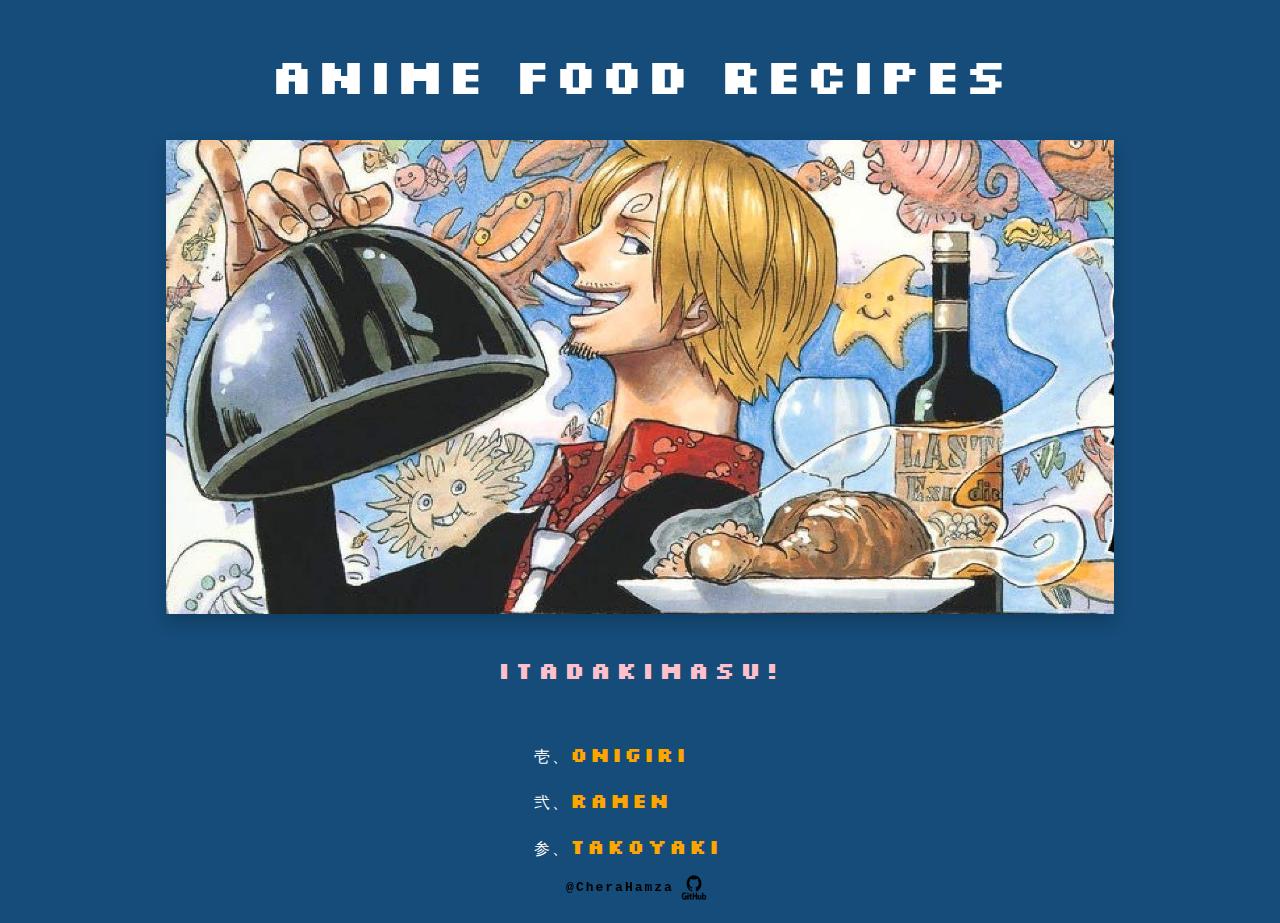
<file: index.html>
<!DOCTYPE html>
<html lang="en">
<head>
    <meta charset="UTF-8">
    <meta http-equiv="X-UA-Compatible" content="IE=edge">
    <meta name="viewport" content="width=device-width, initial-scale=1.0">
    <title>Odin Recipes</title>
    <link rel="stylesheet" href="./style.css">
</head>
<body>
    <div class="headContainer">
        <h1>Anime food Recipes</h1>
        <img class="main" src="images/sanji.jpg" alt="A picture of chef sanji serving food"><br>
        <h2>itadakimasu!</h2>
        <ol>
            <li><a class="sub" href="recipes/onigiri/onigiri.html">Onigiri</a></li><br>
            <li><a class="sub" href="recipes/ramen/ramen.html">Ramen</a></li><br>
            <li><a class="sub" href="recipes/takoyaki/takoyaki.html">Takoyaki</a></li><br>
        </ol>
        <div id="footer" class="copywrite">
            <a class="credit" href="https://github.com/CheraHamza">@CheraHamza</a>
            <img src="./Logo.png" width="40px" height="25px" alt="github logo">
        </div>   
    </div>

    
    
    
</body>
</html>
</file>
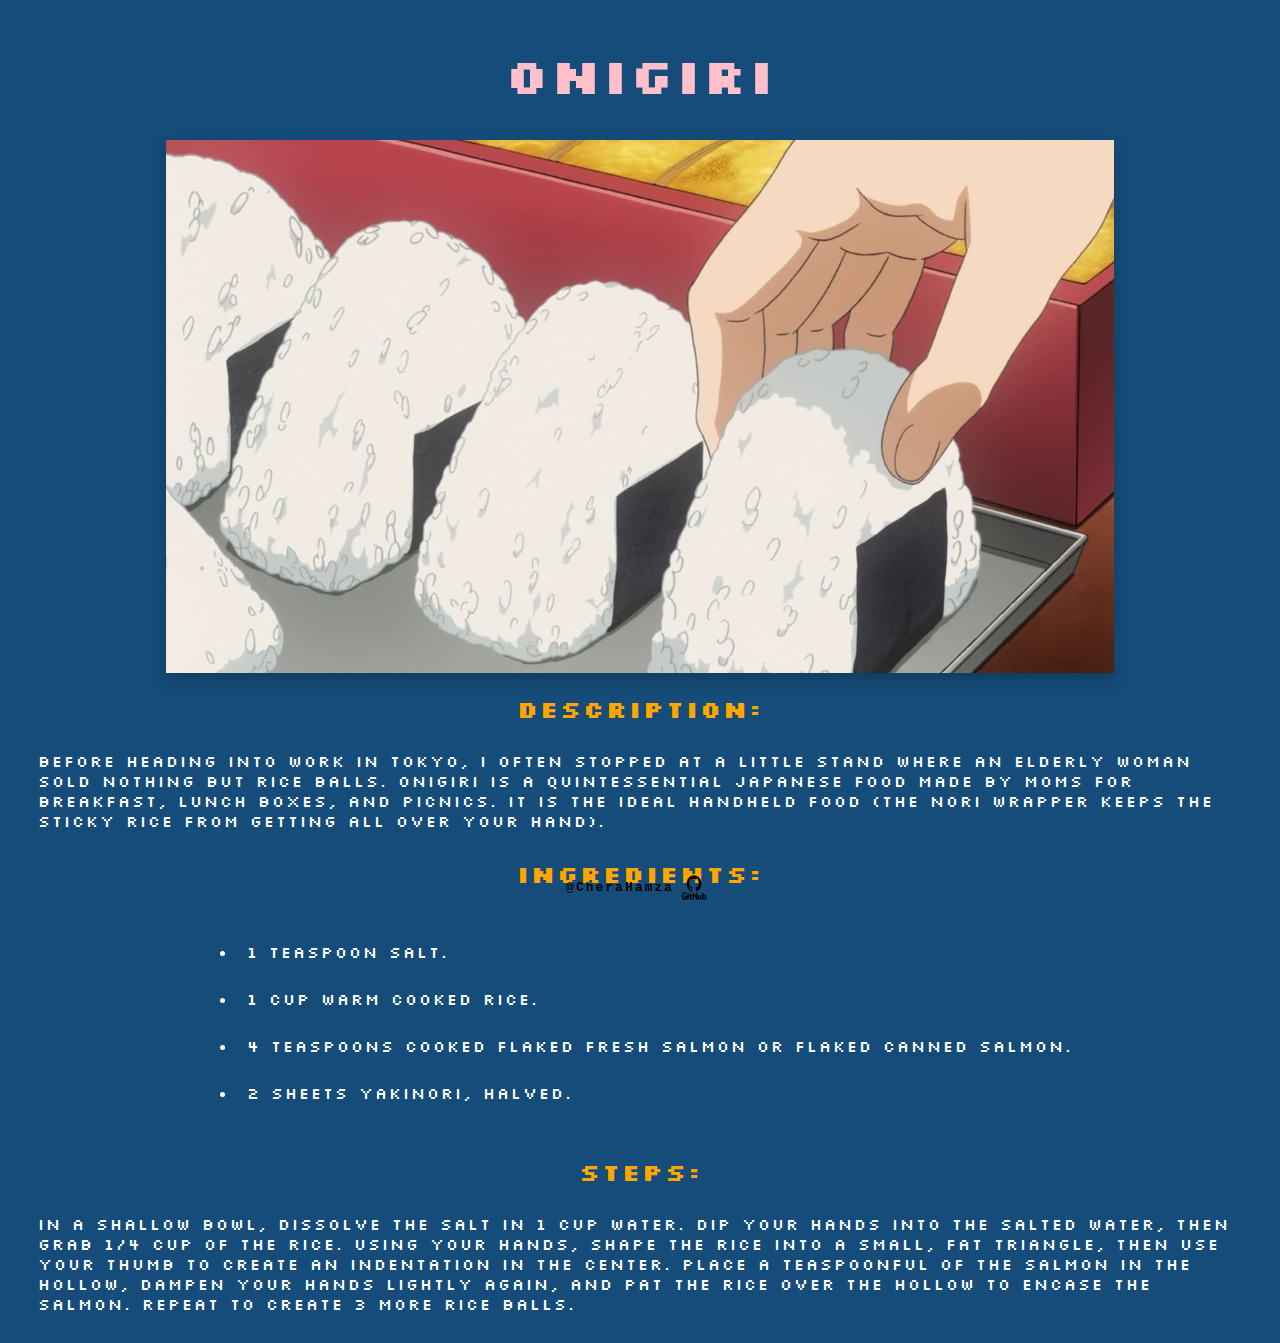
<file: recipes/onigiri/onigiri.html>
<!DOCTYPE html>
<html lang="en">
<head>
    <meta charset="UTF-8">
    <meta http-equiv="X-UA-Compatible" content="IE=edge">
    <meta name="viewport" content="width=device-width, initial-scale=1.0">
    <title>Onigiri</title>
    <link rel="stylesheet" href="./style.css">
</head>
<body>
    <div class="container">
        <h1>Onigiri</h1>
        <img class="main" src="images/onigiri.jpg" alt="A picture of the onigiri dish">
        <h2>Description:</h2>
        <p>   Before heading into work in Tokyo, I often stopped at a little stand where an elderly woman sold nothing but rice balls. Onigiri is a quintessential Japanese food made by moms for breakfast, lunch boxes, and picnics. It is the ideal handheld food (the nori wrapper keeps the sticky rice from getting all over your hand).</p>
        <h2>Ingredients:</h2>
        <ul>
            <li>1 teaspoon salt.</li>
            <li>1 cup warm cooked rice.</li>
            <li>4 teaspoons cooked flaked fresh salmon or flaked canned salmon.</li>
            <li>2 sheets yakinori, halved.</li>
        </ul>
        <h2>Steps:</h2>
        <p>   In a shallow bowl, dissolve the salt in 1 cup water. Dip your hands into the salted water, then grab 1/4 cup of the rice. Using your hands, shape the rice into a small, fat triangle, then use your thumb to create an indentation in the center. Place a teaspoonful of the salmon in the hollow, dampen your hands lightly again, and pat the rice over the hollow to encase the salmon. Repeat to create 3 more rice balls.<p>
        <div id="footer" class="copywrite">
            <a class="credit" href="https://github.com/CheraHamza">@CheraHamza</a>
            <img src="../../Logo.png" width="40px" height="25px" alt="github logo">
        </div>         
    </div>
</body>
</html>
</file>
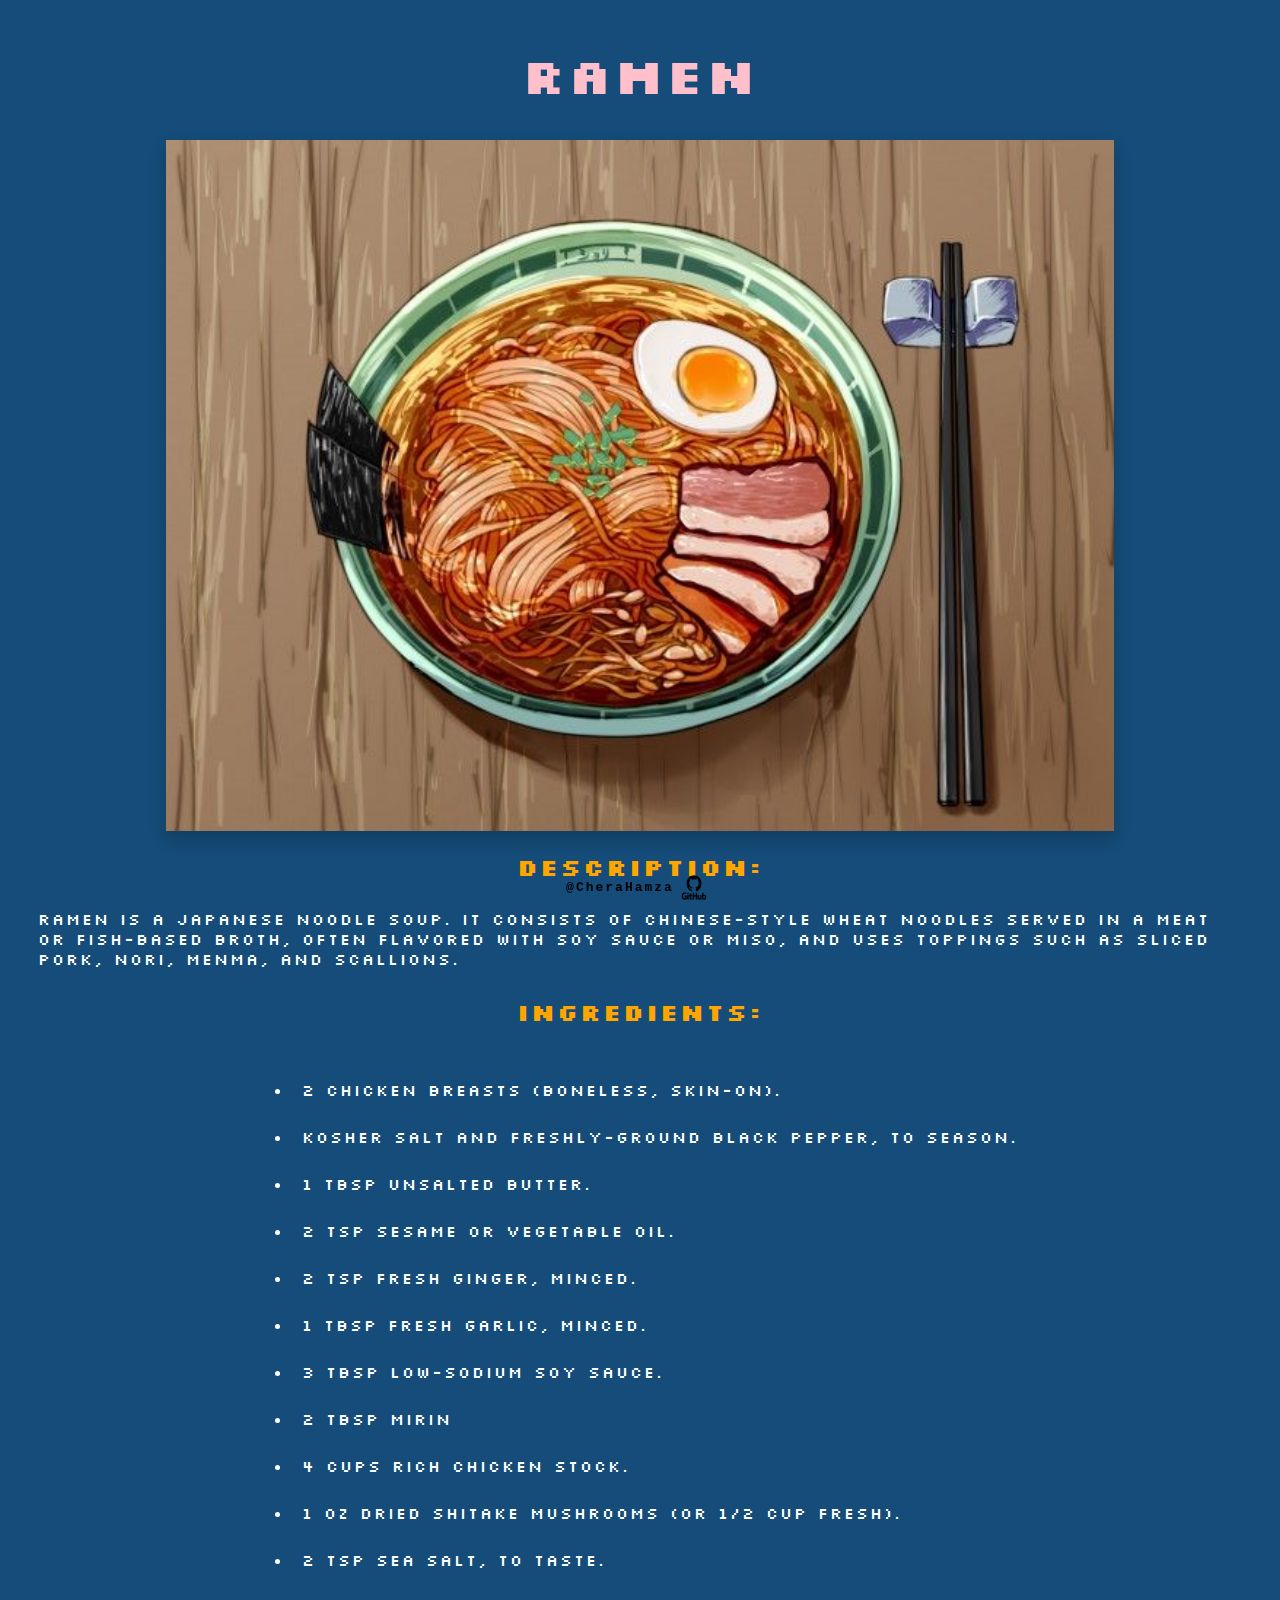
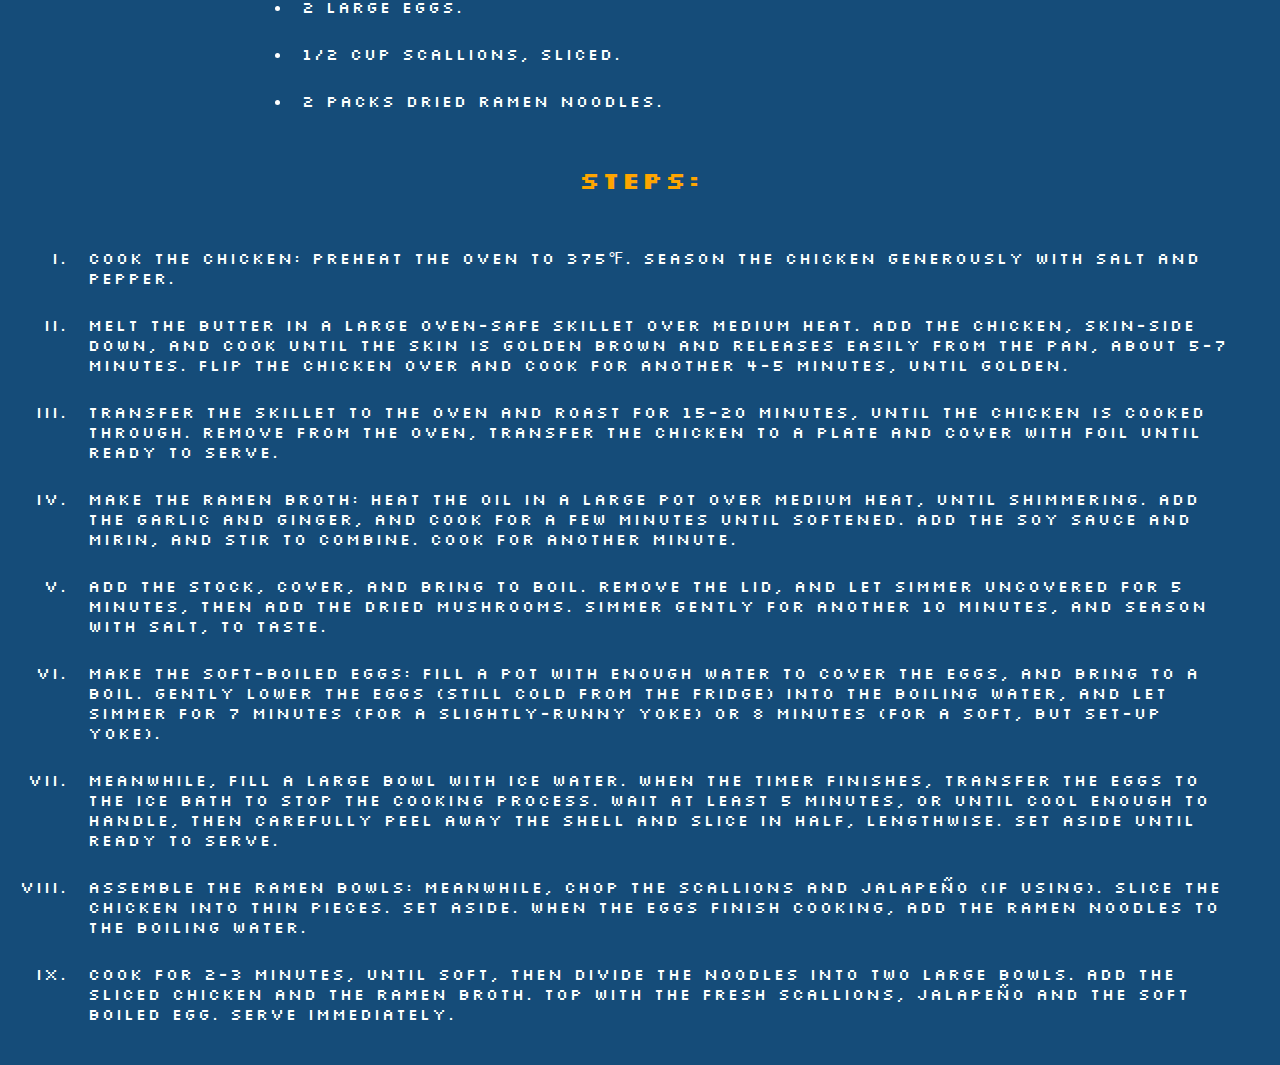
<file: recipes/ramen/ramen.html>
<!DOCTYPE html>
<html lang="en">

<head>
    <meta charset="UTF-8">
    <meta http-equiv="X-UA-Compatible" content="IE=edge">
    <meta name="viewport" content="width=device-width, initial-scale=1.0">
    <title>Ramen</title>
    <link rel="stylesheet" href="./style.css">
</head>

<body>
    <div class="container">
        <h1>Ramen</h1>
        <img class="main" src="images/ramen pic.jpg" alt="A picture of the ramen dish">
        <h2>Description:</h2>
        <p>Ramen is a Japanese noodle soup. It consists of Chinese-style wheat noodles served in a meat or fish-based broth,
            often flavored with soy sauce or miso, and uses toppings such as sliced pork, nori, menma, and scallions.</p>
        <h2>Ingredients:</h2>
        <ul>
            <li>2 chicken breasts (boneless, skin-on).</li>
            <li>kosher salt and freshly-ground black pepper, to season.</li>
            <li>1 Tbsp unsalted butter.</li>
            <li>2 tsp sesame or vegetable oil.</li>
            <li>2 tsp fresh ginger, minced.</li>
            <li>1 Tbsp fresh garlic, minced.</li>
            <li>3 Tbsp low-sodium soy sauce.</li>
            <li>2 Tbsp mirin </li>
            <li>4 cups rich chicken stock.</li>
            <li>1 oz dried shitake mushrooms (or 1/2 cup fresh).</li>
            <li>2 tsp sea salt, to taste.</li>
            <li>2 large eggs.</li>
            <li>1/2 cup scallions, sliced.</li>
            <li>2 packs dried ramen noodles.</li>
    
        </ul>
        <h2>Steps:</h2>
        <ol>
    
            <li>Cook the chicken: Preheat the oven to 375℉. Season the chicken generously with salt and pepper.</li>
    
            <li>Melt the butter in a large oven-safe skillet over medium heat. Add the chicken, skin-side down, and cook
                until the skin is golden brown and releases easily from the pan, about 5-7 minutes. Flip the chicken over
                and cook for another 4-5 minutes, until golden.</li>
    
            <li>Transfer the skillet to the oven and roast for 15-20 minutes, until the chicken is cooked through. Remove
                from the oven, transfer the chicken to a plate and cover with foil until ready to serve.</li>
    
            <li>Make the ramen broth: Heat the oil in a large pot over medium heat, until shimmering. Add the garlic and
                ginger, and cook for a few minutes until softened. Add the soy sauce and mirin, and stir to combine. Cook
                for another minute.</li>
    
            <li>Add the stock, cover, and bring to boil. Remove the lid, and let simmer uncovered for 5 minutes, then add
                the dried mushrooms. Simmer gently for another 10 minutes, and season with salt, to taste.</li>
    
            <li>Make the soft-boiled eggs: Fill a pot with enough water to cover the eggs, and bring to a boil. Gently lower
                the eggs (still cold from the fridge) into the boiling water, and let simmer for 7 minutes (for a
                slightly-runny yoke) or 8 minutes (for a soft, but set-up yoke).</li>
    
            <li>Meanwhile, fill a large bowl with ice water. When the timer finishes, transfer the eggs to the ice bath to
                stop the cooking process. Wait at least 5 minutes, or until cool enough to handle, then carefully peel away
                the shell and slice in half, lengthwise. Set aside until ready to serve.</li>
    
            <li>Assemble the ramen bowls: Meanwhile, chop the scallions and jalapeño (if using). Slice the chicken into thin
                pieces. Set aside. When the eggs finish cooking, add the ramen noodles to the boiling water.
            </li>
    
            <li>Cook for 2-3 minutes, until soft, then divide the noodles into two large bowls. Add the sliced chicken and
                the ramen broth. Top with the fresh scallions, jalapeño and the soft boiled egg. Serve immediately.</li>
        </ol>
        <div id="footer" class="copywrite">
            <a class="credit" href="https://github.com/CheraHamza">@CheraHamza</a>
            <img src="../../Logo.png" width="40px" height="25px" alt="github logo">
        </div> 
    </div>

</body>

</html>
</file>
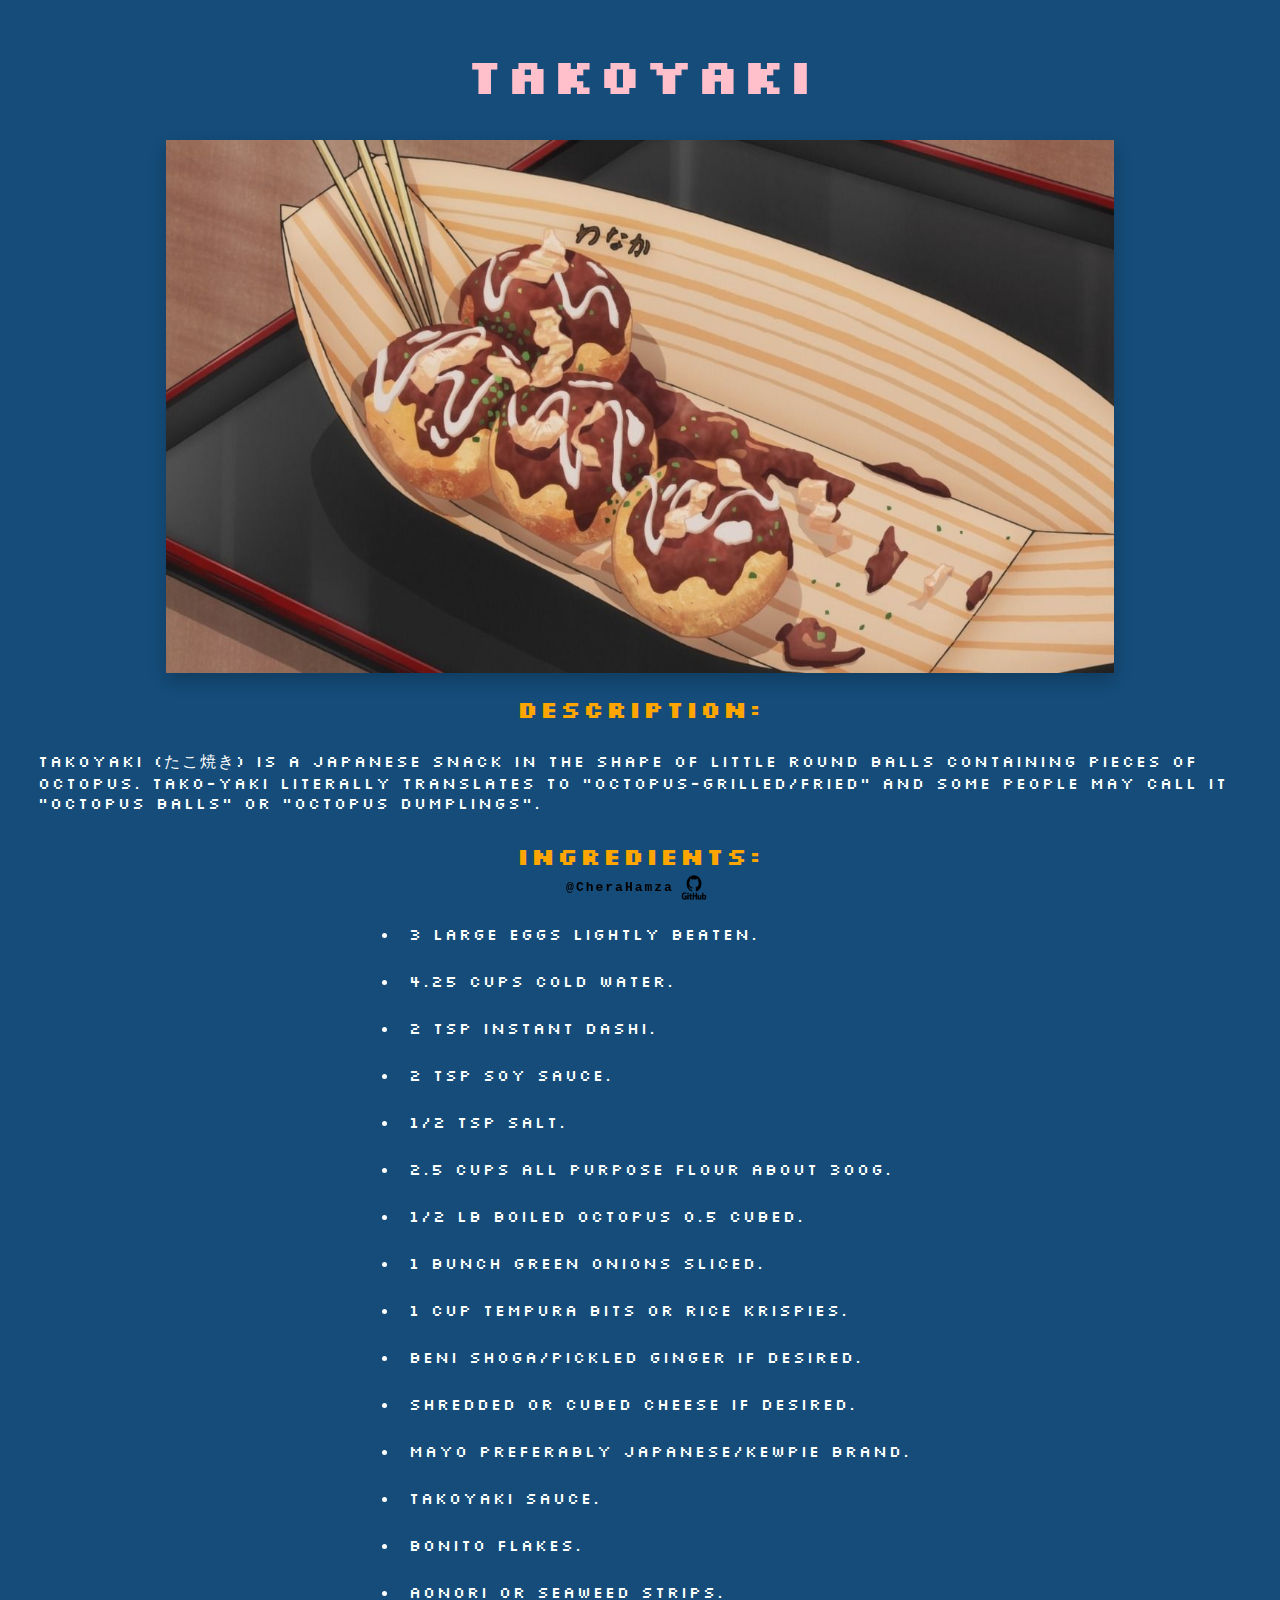
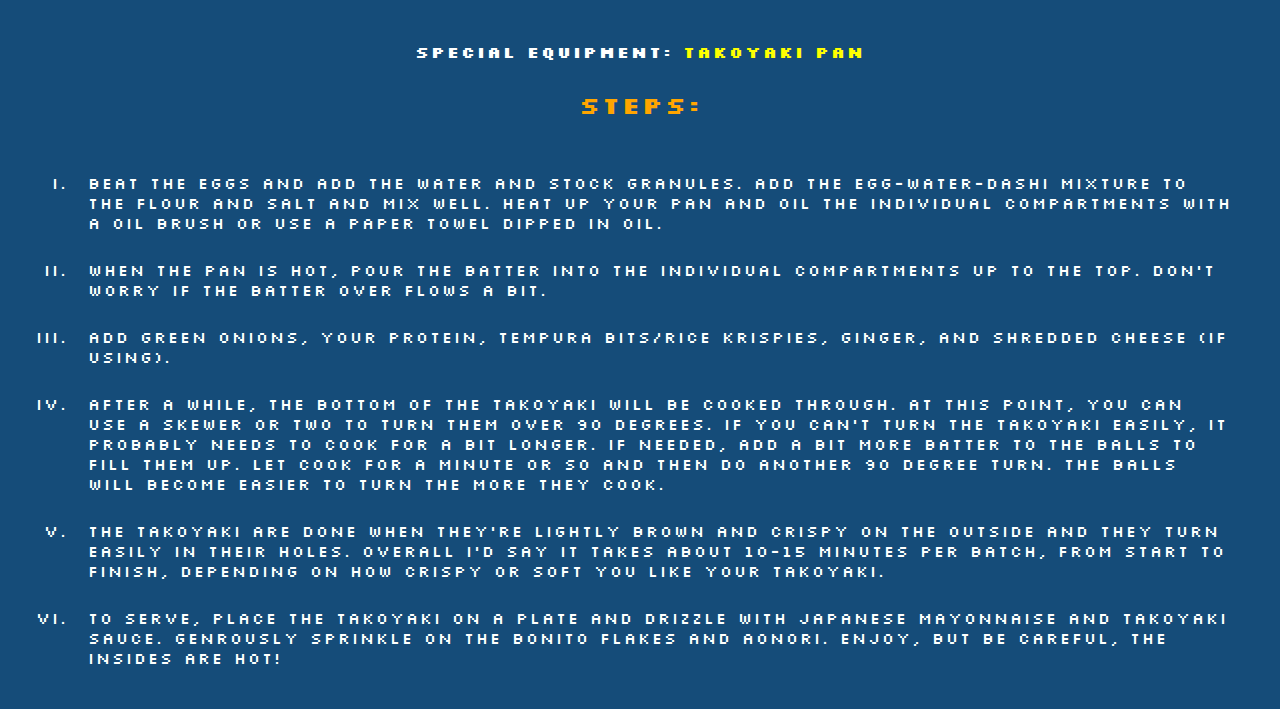
<file: recipes/takoyaki/takoyaki.html>
<!DOCTYPE html>
<html lang="en">

<head>
    <meta charset="UTF-8">
    <meta http-equiv="X-UA-Compatible" content="IE=edge">
    <meta name="viewport" content="width=device-width, initial-scale=1.0">
    <title>Takoyaki</title>
    <link rel="stylesheet" href="./style.css">
</head>

<body>
    <div class="container">
        <h1>Takoyaki</h1>
        <img class="main" src="images/Takoyaki.jpg" alt="A picture of the Takoyaki dish">
        <h2>Description:</h2>
        <p>Takoyaki (たこ焼き) is a Japanese snack in the shape of little round balls containing pieces of octopus. Tako-yaki literally translates to “octopus-grilled/fried” and some people may call it “Octopus Balls” or “Octopus Dumplings”.</p>
        <h2>Ingredients:</h2>
        <ul>
            <li>3 large eggs lightly beaten.</li>
            <li>4.25 cups cold water.</li>
            <li>2 tsp instant dashi.</li>
            <li>2 tsp soy sauce.</li>
            <li>1/2 tsp salt.</li>
            <li>2.5 cups all purpose flour about 300g.</li>
            <li>1/2 lb boiled octopus 0.5 cubed.</li>
            <li>1 bunch green onions sliced.</li>
            <li>1 cup tempura bits or rice krispies.</li>
            <li>beni shoga/pickled ginger if desired.</li>
            <li>shredded or cubed cheese if desired.</li>
            <li>mayo preferably Japanese/Kewpie Brand.</li>
            <li>takoyaki sauce.</li>
            <li>bonito flakes.</li>
            <li>aonori or seaweed strips.</li>
            </ul>
            <p><strong>Special Equipment: <a class="special"href="https://www.amazon.com/Electric-Japanese-Takoyaki-Op-S18-YAMAZEN/dp/B00NSCM28A/ref=as_li_ss_tl?crid=2BK7J0OEPMXT3&dchild=1&keywords=takoyaki+pan&qid=1598032874&sprefix=takoyaki,aps,213&sr=8-25&linkCode=sl1&tag=iamafoodblog-20&linkId=a9fd429c05890e2a46034a6fe5cdd2cb&language=en_US">Takoyaki Pan</a></strong></p>
        <h2>Steps:</h2>
        <ol>
            <li>Beat the eggs and add the water and stock granules. Add the egg-water-dashi mixture to the flour and salt and mix well. Heat up your pan and oil the individual compartments with a oil brush or use a paper towel dipped in oil.</li>
            <li>When the pan is hot, pour the batter into the individual compartments up to the top. Don’t worry if the batter over flows a bit. </li>
            <li>Add green onions, your protein, tempura bits/rice krispies, ginger, and shredded cheese (if using).</li>
            <li>After a while, the bottom of the takoyaki will be cooked through. At this point, you can use a skewer or two to turn them over 90 degrees. If you can’t turn the takoyaki easily, it probably needs to cook for a bit longer. If needed, add a bit more batter to the balls to fill them up. Let cook for a minute or so and then do another 90 degree turn. The balls will become easier to turn the more they cook.</li>
            <li>The takoyaki are done when they’re lightly brown and crispy on the outside and they turn easily in their holes. Overall I’d say it takes about 10-15 minutes per batch, from start to finish, depending on how crispy or soft you like your takoyaki.</li>
            <li>To serve, place the takoyaki on a plate and drizzle with Japanese mayonnaise and takoyaki sauce. Genrously sprinkle on the bonito flakes and aonori. Enjoy, but be careful, the insides are hot!</li>

        </ol>
        <div id="footer" class="copywrite">
            <a class="credit" href="https://github.com/CheraHamza">@CheraHamza</a>
            <img src="../../Logo.png" width="40px" height="25px" alt="github logo">
        </div> 

    </div>
    
</body>

</html>
</file>
<file: style.css>
@import url('https://fonts.googleapis.com/css2?family=Silkscreen&display=swap');

*{
    font-family: 'Silkscreen', cursive;
    color: white; 
    letter-spacing: 2px;
}

html{
    background-color: #154c79;
}

img.main{
    box-shadow: 0 8px 16px 0 rgba(0,0,0,0.2);
    width: 75%;
    height: auto;
}

h1{
    font-size: 50px;
    text-align: center;

}

h2{
    margin: 20px 10px;
    letter-spacing: 5px;
    font-weight: bold;
    color: pink;
}

ol {
    list-style-type:japanese-formal;
    margin-left: 10px;
    padding: 20px;
}

a.sub{
    text-decoration: none;
    font-weight: bold;
    color: orange;
    font-size: 20px;
}

a:hover{
    color: hotpink;
}


.headContainer{
    display: flex;
    flex-direction: column;
    justify-content: center;
    align-items: center;
}

.credit{
    font-family: 'Courier New', Courier, monospace;
    text-decoration: none;
    font-size: small;
    color: black;
    font-weight: bold;
}

.copywrite{
    display: flex;
    justify-content: center;
    align-items: center;
}

#footer {
    position: fixed;
    bottom: 0;
    width: 100%;
}
</file>
<file: recipes/onigiri/style.css>
@import url('https://fonts.googleapis.com/css2?family=Silkscreen&display=swap');

*{
    font-family: 'Silkscreen', cursive;
    color: white; 
    letter-spacing: 2px;
}

html{
    background-color: #154c79;
}

img.main{
    box-shadow: 0 8px 16px 0 rgba(0,0,0,0.2);
    width: 75%;
    height: auto;
}

h1{
    font-size: 50px;
    text-align: center;
    color: pink;
}

h2{
    color: orange;
}

.container{
    display: flex;
    flex-direction: column;
    justify-content: center;
    align-items: center;
    
}

li,p{
    margin: 7px 30px;
}

li{
    padding: 10px;
}

.credit{
    font-family: 'Courier New', Courier, monospace;
    text-decoration: none;
    font-size: small;
    color: black;
    font-weight: bold;
}

.copywrite{
    display: flex;
    justify-content: center;
    align-items: center;
}

a:hover{
    color: hotpink;
}

#footer {
    position: fixed;
    bottom: 0;
    width: 100%;
}
</file>
<file: recipes/ramen/style.css>
@import url('https://fonts.googleapis.com/css2?family=Silkscreen&display=swap');

*{
    font-family: 'Silkscreen', cursive;
    color: white; 
    letter-spacing: 2px;
}

html{
    background-color: #154c79;
}

img.main{
    box-shadow: 0 8px 16px 0 rgba(0,0,0,0.2);
    width: 75%;
    height: auto;
}

h1{
    font-size: 50px;
    text-align: center;
    color: pink;
}

h2{
    color: orange;
}

.container{
    display: flex;
    flex-direction: column;
    justify-content: center;
    align-items: center;
}

ol{
    list-style-type: upper-roman;
}

li,p{
    margin: 7px 30px;
}

li{
    padding: 10px;
}

.credit{
    font-family: 'Courier New', Courier, monospace;
    text-decoration: none;
    font-size: small;
    color: black;
    font-weight: bold;
}

.copywrite{
    display: flex;
    justify-content: center;
    align-items: center;
}

a:hover{
    color: hotpink;
}

#footer {
    position: fixed;
    bottom: 0;
    width: 100%;
}
</file>
<file: recipes/takoyaki/style.css>
@import url('https://fonts.googleapis.com/css2?family=Silkscreen&display=swap');

*{
    font-family: 'Silkscreen', cursive;
    color: white; 
    letter-spacing: 2px;
}

html{
    background-color: #154c79;
}

img.main{
    box-shadow: 0 8px 16px 0 rgba(0,0,0,0.2);
    width: 75%;
    height: auto;
}

h1{
    font-size: 50px;
    text-align: center;
    color: pink;
}

h2{
    color: orange;
}

.container{
    display: flex;
    flex-direction: column;
    justify-content: center;
    align-items: center;
}

li,p{
    margin: 7px 30px;
}

li{
    padding: 10px;
}
a.special{
    text-decoration: none;
    font-weight: bold;
    color: yellow;

}

a:hover{
    color: hotpink;
}

ol{
    list-style-type: upper-roman;
}

.credit{
    font-family: 'Courier New', Courier, monospace;
    text-decoration: none;
    font-size: small;
    color: black;
    font-weight: bold;
}

.copywrite{
    display: flex;
    justify-content: center;
    align-items: center;
}

#footer {
    position: fixed;
    bottom: 0;
    width: 100%;
}
</file>
